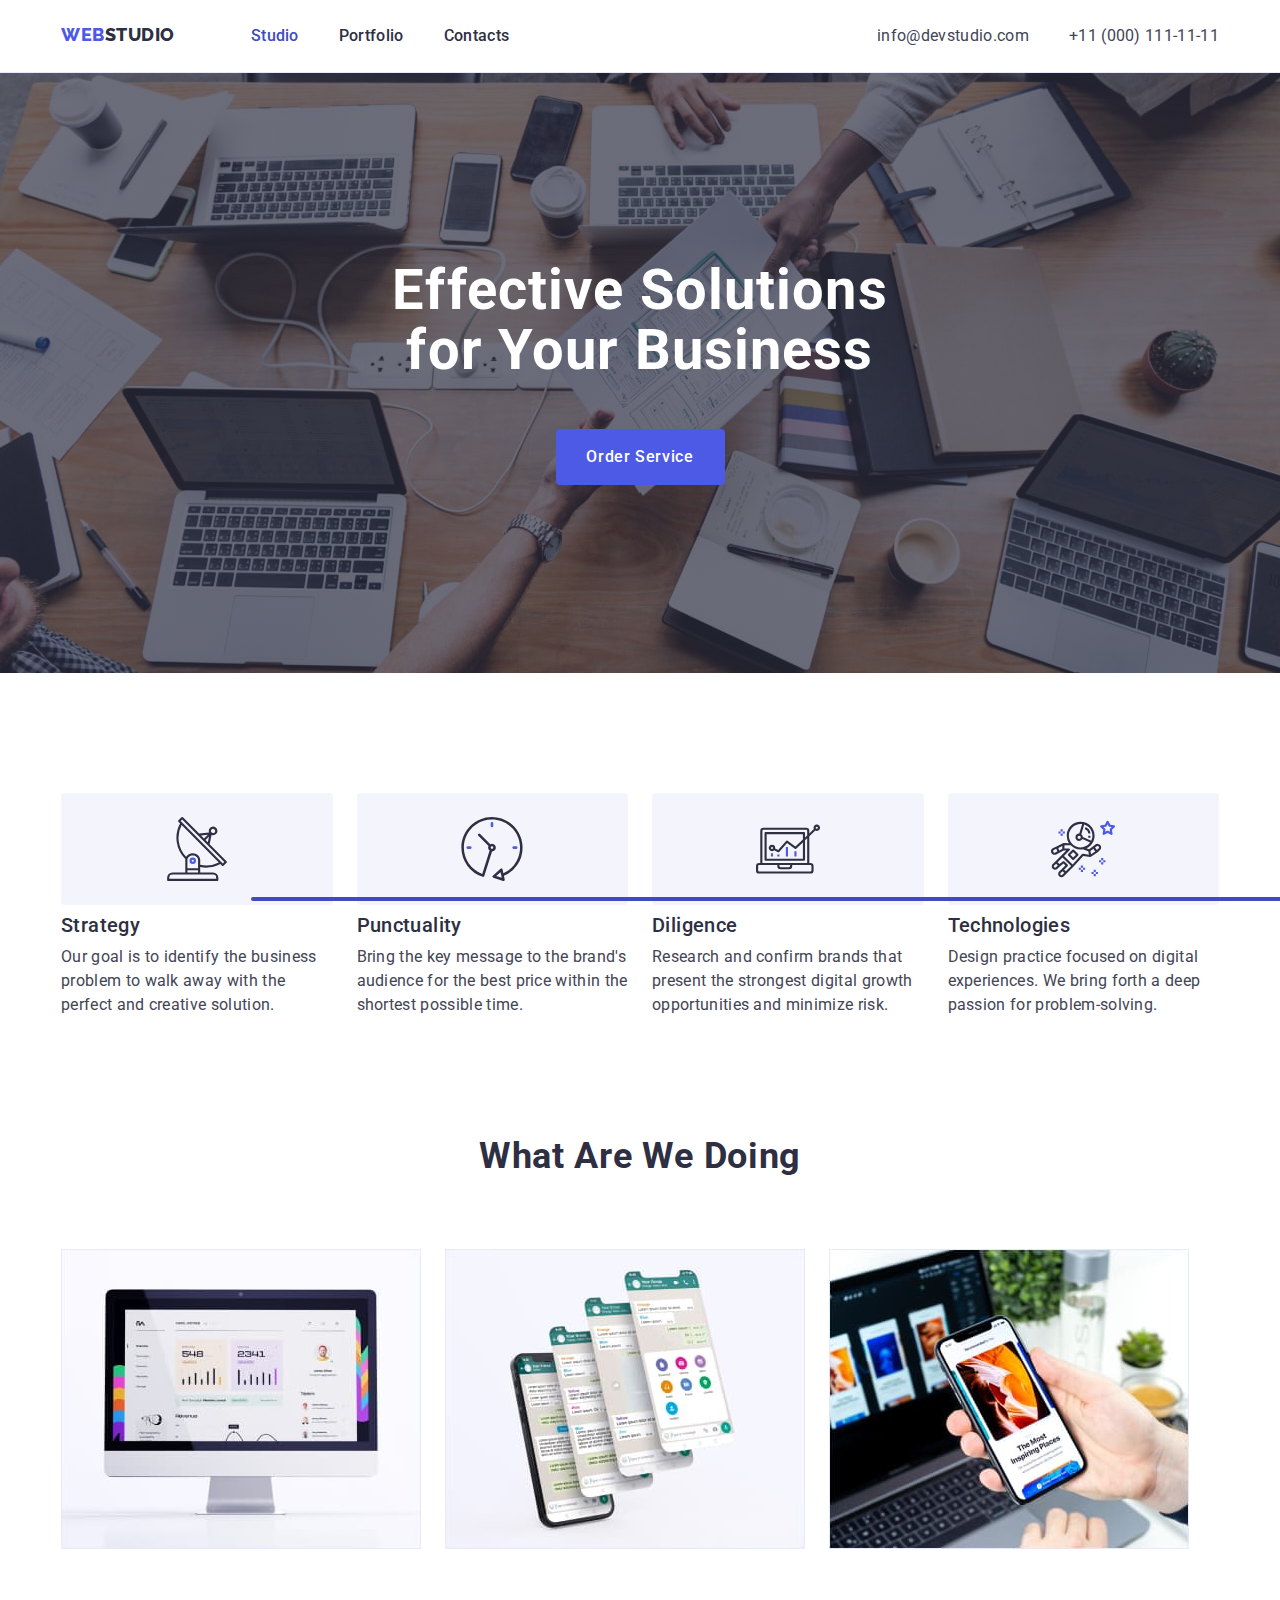
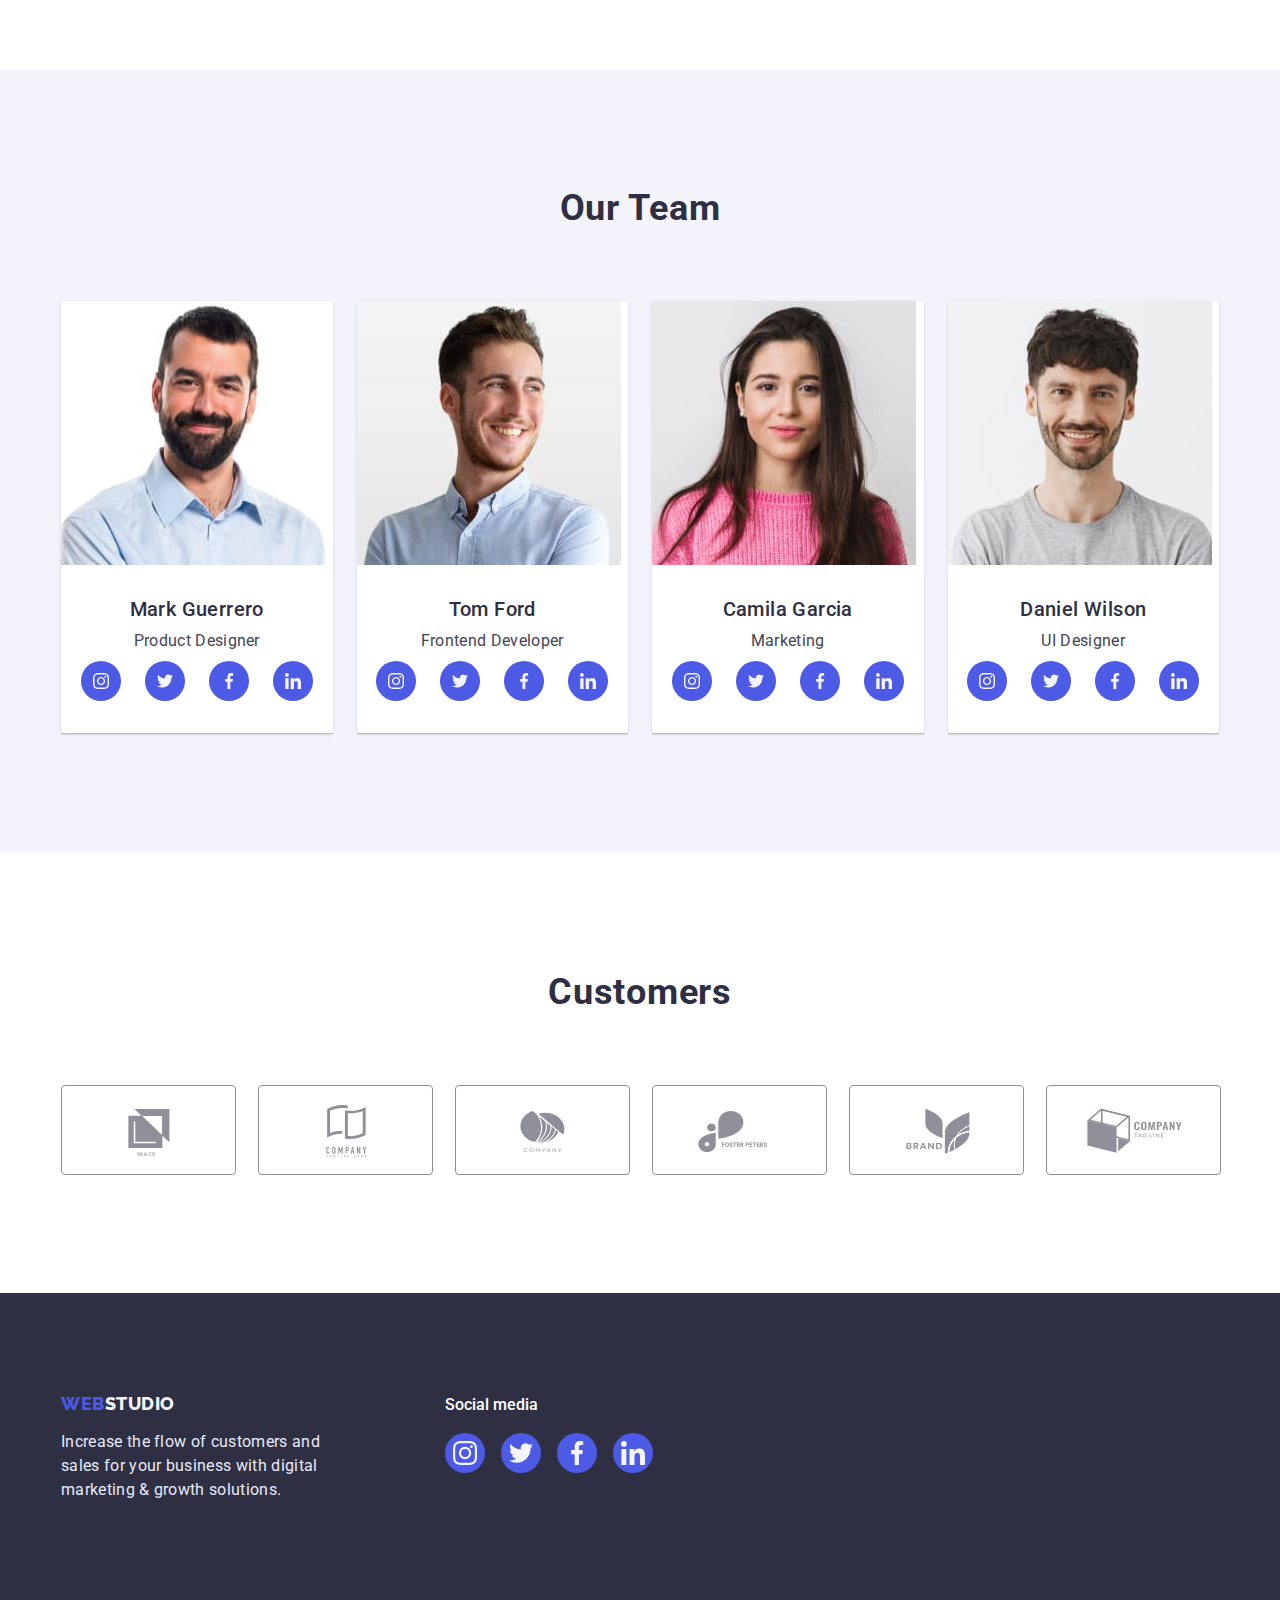
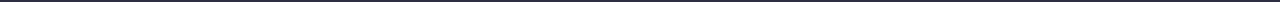
<file: index.html>
<!DOCTYPE html>
<html lang="en">
  <head>
    <meta charset="UTF-8" />
    <meta http-equiv="X-UA-Compatible" content="IE=edge" />
    <meta name="viewport" content="width=device-width, initial-scale=1.0" />
    <title>WebStudio</title>
    <link rel="preconnect" href="https://fonts.googleapis.com" />
    <link rel="preconnect" href="https://fonts.gstatic.com" crossorigin />
    <link
      href="https://fonts.googleapis.com/css2?family=Raleway:wght@800&family=Roboto:wght@400;500;700;900&display=swap"
      rel="stylesheet"
    />
    <link
      rel="stylesheet"
      href="https://cdnjs.cloudflare.com/ajax/libs/modern-normalize/1.1.0/modern-normalize.min.css"
      integrity="sha512-wpPYUAdjBVSE4KJnH1VR1HeZfpl1ub8YT/NKx4PuQ5NmX2tKuGu6U/JRp5y+Y8XG2tV+wKQpNHVUX03MfMFn9Q=="
      crossorigin="anonymous"
      referrerpolicy="no-referrer"
    />
    <link rel="stylesheet" href="./css/styles.css" />
  </head>
  <body>
    <header class="header">
      <div class="container header-flex">
        <nav class="header-nav">
          <a class="header-logo link" href="./index.html"
            >Web<span>Studio</span></a
          >
          <ul class="header-navigation list">
            <li class="header-item">
              <a
                class="header-link link horizon horizon-line"
                href="./index.html"
                >Studio</a
              >
            </li>
            <li class="header-item">
              <a class="header-link link" href="./portfolio.html">Portfolio</a>
            </li>
            <li class="header-item">
              <a class="header-link link" href="">Contacts</a>
            </li>
          </ul>
        </nav>
        <address class="header-address">
          <ul class="header-address-list list">
            <li class="header-address-email">
              <a class="header-email-tel link" href="mailto:info@devstudio.com"
                >info@devstudio.com</a
              >
            </li>
            <li class="header-address-tel">
              <a class="header-email-tel link" href="tel:+110001111111"
                >+11 (000) 111-11-11</a
              >
            </li>
          </ul>
        </address>
      </div>
    </header>

    <main>
      <section class="section-one">
        <div class="container">
          <h1 class="section-one-header">
            Effective Solutions for Your Business
          </h1>
          <button class="section-one-btn" type="button">Order Service</button>
        </div>
      </section>

      <section class="section-two section">
        <div class="container">
          <h2 class="title visually-hidden">header section2</h2>
          <ul class="list about-list">
            <li class="about-blocks">
              <div class="two-icons">
                <svg width="64" height="64" class="two-icons-icons">
                  <use
                    href="./images/icons.svg/symbol-defs-1.svg#icon-antenna"
                  ></use>
                </svg>
              </div>
              <h3 class="section-two-header">Strategy</h3>
              <p class="section-two-text">
                Our goal is to identify the business problem to walk away with
                the perfect and creative solution.
              </p>
            </li>
            <li class="about-blocks">
              <div class="two-icons">
                <svg width="64" height="64" class="two-icons-icons">
                  <use
                    href="./images/icons.svg/symbol-defs-1.svg#icon-clock"
                  ></use>
                </svg>
              </div>
              <h3 class="section-two-header">Punctuality</h3>
              <p class="section-two-text">
                Bring the key message to the brand's audience for the best price
                within the shortest possible time.
              </p>
            </li>
            <li class="about-blocks">
              <div class="two-icons">
                <svg width="64" height="64" class="two-icons-icons">
                  <use
                    href="./images/icons.svg/symbol-defs-1.svg#icon-diagram"
                  ></use>
                </svg>
              </div>
              <h3 class="section-two-header">Diligence</h3>
              <p class="section-two-text">
                Research and confirm brands that present the strongest digital
                growth opportunities and minimize risk.
              </p>
            </li>
            <li class="about-blocks">
              <div class="two-icons">
                <svg width="64" height="64" class="two-icons-icons">
                  <use
                    href="./images/icons.svg/symbol-defs-1.svg#icon-astronaut"
                  ></use>
                </svg>
              </div>
              <h3 class="section-two-header">Technologies</h3>
              <p class="section-two-text">
                Design practice focused on digital experiences. We bring forth a
                deep passion for problem-solving.
              </p>
            </li>
          </ul>
        </div>
      </section>

      <section class="section-three about section">
        <div class="container">
          <h2 class="title">What are we doing</h2>
          <ul class="section-three-list list">
            <li class="section-three-picture">
              <img
                src="./images/about-img1.jpg"
                class="image"
                alt="monitor"
                width="360"
                height="300"
              />
            </li>
            <li class="section-three-picture">
              <img
                src="./images/about-img2.jpg"
                class="image"
                alt="mobile design"
                width="360"
                height="300"
              />
            </li>
            <li class="section-three-picture">
              <img
                src="./images/about-img3.jpg"
                class="image"
                alt="mobile near laptop"
                width="360"
                height="300"
              />
            </li>
          </ul>
        </div>
      </section>

      <section class="section-four section">
        <div class="container">
          <h2 class="title">Our Team</h2>
          <ul class="list section-four-list">
            <li class="section-four-li">
              <img
                src="./images/about-img4.jpg"
                class="image"
                alt="monitor"
                width="264"
                height="264"
              />
              <div class="header-and-p">
                <h3 class="section-four-title">Mark Guerrero</h3>
                <p class="section-four-text">Product Designer</p>

                <ul class="soc-icons list">
                  <li class="soc-icons-items">
                    <a class="soc-icons-links link" href>
                      <svg width="16" height="16" class="soc-icons-icons">
                        <use
                          href="./images/icons.svg/symbol-defs.svg#icon-instagram"
                        ></use>
                      </svg>
                    </a>
                  </li>
                  <li class="soc-icons-items">
                    <a class="soc-icons-links link" href>
                      <svg width="16" height="16" class="soc-icons-icons">
                        <use
                          href="./images/icons.svg/symbol-defs.svg#icon-twitter"
                        ></use>
                      </svg>
                    </a>
                  </li>
                  <li class="soc-icons-items">
                    <a class="soc-icons-links link" href
                      ><svg width="16" height="16" class="soc-icons-icons">
                        <use
                          href="./images/icons.svg/symbol-defs.svg#icon-facebook"
                        ></use>
                      </svg>
                    </a>
                  </li>
                  <li class="soc-icons-items">
                    <a class="soc-icons-links link" href>
                      <svg width="16" height="16" class="soc-icons-icons">
                        <use
                          href="./images/icons.svg/symbol-defs.svg#icon-linkedin"
                        ></use>
                      </svg>
                    </a>
                  </li>
                </ul>
              </div>
            </li>
            <li class="section-four-li">
              <img
                src="./images/about-img5.jpg"
                class="image"
                alt="monitor"
                width="264"
                height="264"
              />
              <div class="header-and-p">
                <h3 class="section-four-title">Tom Ford</h3>
                <p class="section-four-text">Frontend Developer</p>
                <ul class="soc-icons list">
                  <li class="soc-icons-items">
                    <a class="soc-icons-links link" href>
                      <svg width="16" height="16" class="soc-icons-icons">
                        <use
                          href="./images/icons.svg/symbol-defs.svg#icon-instagram"
                        ></use>
                      </svg>
                    </a>
                  </li>
                  <li class="soc-icons-items">
                    <a class="soc-icons-links link" href>
                      <svg width="16" height="16" class="soc-icons-icons">
                        <use
                          href="./images/icons.svg/symbol-defs.svg#icon-twitter"
                        ></use>
                      </svg>
                    </a>
                  </li>
                  <li class="soc-icons-items">
                    <a class="soc-icons-links link" href
                      ><svg width="16" height="16" class="soc-icons-icons">
                        <use
                          href="./images/icons.svg/symbol-defs.svg#icon-facebook"
                        ></use></svg
                    ></a>
                  </li>
                  <li class="soc-icons-items">
                    <a class="soc-icons-links link" href>
                      <svg width="16" height="16" class="soc-icons-icons">
                        <use
                          href="./images/icons.svg/symbol-defs.svg#icon-linkedin"
                        ></use>
                      </svg>
                    </a>
                  </li>
                </ul>
              </div>
            </li>
            <li class="section-four-li">
              <img
                src="./images/about-img6.jpg"
                class="image"
                alt="monitor"
                width="264"
                height="264"
              />
              <div class="header-and-p">
                <h3 class="section-four-title">Camila Garcia</h3>
                <p class="section-four-text">Marketing</p>
                <ul class="soc-icons list">
                  <li class="soc-icons-items">
                    <a class="soc-icons-links link" href>
                      <svg width="16" height="16" class="soc-icons-icons">
                        <use
                          href="./images/icons.svg/symbol-defs.svg#icon-instagram"
                        ></use>
                      </svg>
                    </a>
                  </li>
                  <li class="soc-icons-items">
                    <a class="soc-icons-links link" href>
                      <svg width="16" height="16" class="soc-icons-icons">
                        <use
                          href="./images/icons.svg/symbol-defs.svg#icon-twitter"
                        ></use>
                      </svg>
                    </a>
                  </li>
                  <li class="soc-icons-items">
                    <a class="soc-icons-links link" href
                      ><svg width="16" height="16" class="soc-icons-icons">
                        <use
                          href="./images/icons.svg/symbol-defs.svg#icon-facebook"
                        ></use>
                      </svg>
                    </a>
                  </li>
                  <li class="soc-icons-items">
                    <a class="soc-icons-links link" href>
                      <svg width="16" height="16" class="soc-icons-icons">
                        <use
                          href="./images/icons.svg/symbol-defs.svg#icon-linkedin"
                        ></use>
                      </svg>
                    </a>
                  </li>
                </ul>
              </div>
            </li>
            <li class="section-four-li">
              <img
                src="./images/about-img7.jpg"
                class="image"
                alt="monitor"
                width="264"
                height="264"
              />
              <div class="header-and-p">
                <h3 class="section-four-title">Daniel Wilson</h3>
                <p class="section-four-text">UI Designer</p>
                <ul class="soc-icons list">
                  <li class="soc-icons-items">
                    <a class="soc-icons-links link" href>
                      <svg width="16" height="16" class="soc-icons-icons">
                        <use
                          href="./images/icons.svg/symbol-defs.svg#icon-instagram"
                        ></use>
                      </svg>
                    </a>
                  </li>
                  <li class="soc-icons-items">
                    <a class="soc-icons-links link" href>
                      <svg width="16" height="16" class="soc-icons-icons">
                        <use
                          href="./images/icons.svg/symbol-defs.svg#icon-twitter"
                        ></use>
                      </svg>
                    </a>
                  </li>
                  <li class="soc-icons-items">
                    <a class="soc-icons-links link" href
                      ><svg width="16" height="16" class="soc-icons-icons">
                        <use
                          href="./images/icons.svg/symbol-defs.svg#icon-facebook"
                        ></use>
                      </svg>
                    </a>
                  </li>
                  <li class="soc-icons-items">
                    <a class="soc-icons-links link" href>
                      <svg width="16" height="16" class="soc-icons-icons">
                        <use
                          href="./images/icons.svg/symbol-defs.svg#icon-linkedin"
                        ></use>
                      </svg>
                    </a>
                  </li>
                </ul>
              </div>
            </li>
          </ul>
        </div>
      </section>

      <section class="section-five section">
        <div class="container">
          <h2 class="title">Customers</h2>
          <ul class="customer-list list">
            <li class="customer-list-li">
              <a href class="customer-list-a">
                <svg width="104" height="56" class="customer-icon">
                  <use
                    href="./images/icons.svg/symbol-defs2.svg#icon-client-1"
                  ></use>
                </svg>
              </a>
            </li>
            <li class="customer-list-li">
              <a href class="customer-list-a">
                <svg width="104" height="56" class="customer-icon">
                  <use
                    href="./images/icons.svg/symbol-defs2.svg#icon-client-2"
                  ></use>
                </svg>
              </a>
            </li>
            <li class="customer-list-li">
              <a href class="customer-list-a">
                <svg width="104" height="56" class="customer-icon">
                  <use
                    href="./images/icons.svg/symbol-defs2.svg#icon-client-3"
                  ></use>
                </svg>
              </a>
            </li>
            <li class="customer-list-li">
              <a href class="customer-list-a">
                <svg width="104" height="56" class="customer-icon">
                  <use
                    href="./images/icons.svg/symbol-defs2.svg#icon-client-4"
                  ></use>
                </svg>
              </a>
            </li>
            <li class="customer-list-li">
              <a href class="customer-list-a">
                <svg width="104" height="56" class="customer-icon">
                  <use
                    href="./images/icons.svg/symbol-defs2.svg#icon-client-5"
                  ></use>
                </svg>
              </a>
            </li>
            <li class="customer-list-li">
              <a href class="customer-list-a">
                <svg width="104" height="56" class="customer-icon">
                  <use
                    href="./images/icons.svg/symbol-defs2.svg#icon-client-6"
                  ></use>
                </svg>
              </a>
            </li>
          </ul>
        </div>
      </section>
    </main>
    <footer class="footer">
      <div class="container container-footer">
        <div class="footer-block">
          <a class="footer-logo link" href="./index.html"
            >Web<span class="footer-logo-color">Studio</span></a
          >
          <p class="footer-text">
            Increase the flow of customers and sales for your business with
            digital marketing & growth solutions.
          </p>
        </div>

        <div class="footer-block-second">
          <div class="footer-block-second">
            <p class="footer-block-text">Social media</p>
            <ul class="soc-icons-footer list">
              <li class="soc-icons-items">
                <a class="soc-icons-links link soc-footer" href>
                  <svg width="24" height="24" class="soc-icons-icons">
                    <use
                      href="./images/icons.svg/symbol-defs.svg#icon-instagram"
                    ></use>
                  </svg>
                </a>
              </li>
              <li class="soc-icons-items">
                <a class="soc-icons-links link soc-footer" href>
                  <svg width="24" height="24" class="soc-icons-icons">
                    <use
                      href="./images/icons.svg/symbol-defs.svg#icon-twitter"
                    ></use>
                  </svg>
                </a>
              </li>
              <li class="soc-icons-items">
                <a class="soc-icons-links link soc-footer" href
                  ><svg width="24" height="24" class="soc-icons-icons">
                    <use
                      href="./images/icons.svg/symbol-defs.svg#icon-facebook"
                    ></use>
                  </svg>
                </a>
              </li>
              <li class="soc-icons-items">
                <a class="soc-icons-links link soc-footer" href>
                  <svg width="24" height="24" class="soc-icons-icons">
                    <use
                      href="./images/icons.svg/symbol-defs.svg#icon-linkedin"
                    ></use>
                  </svg>
                </a>
              </li>
            </ul>
          </div>
        </div>
      </div>
    </footer>
  </body>
</html>
</file>
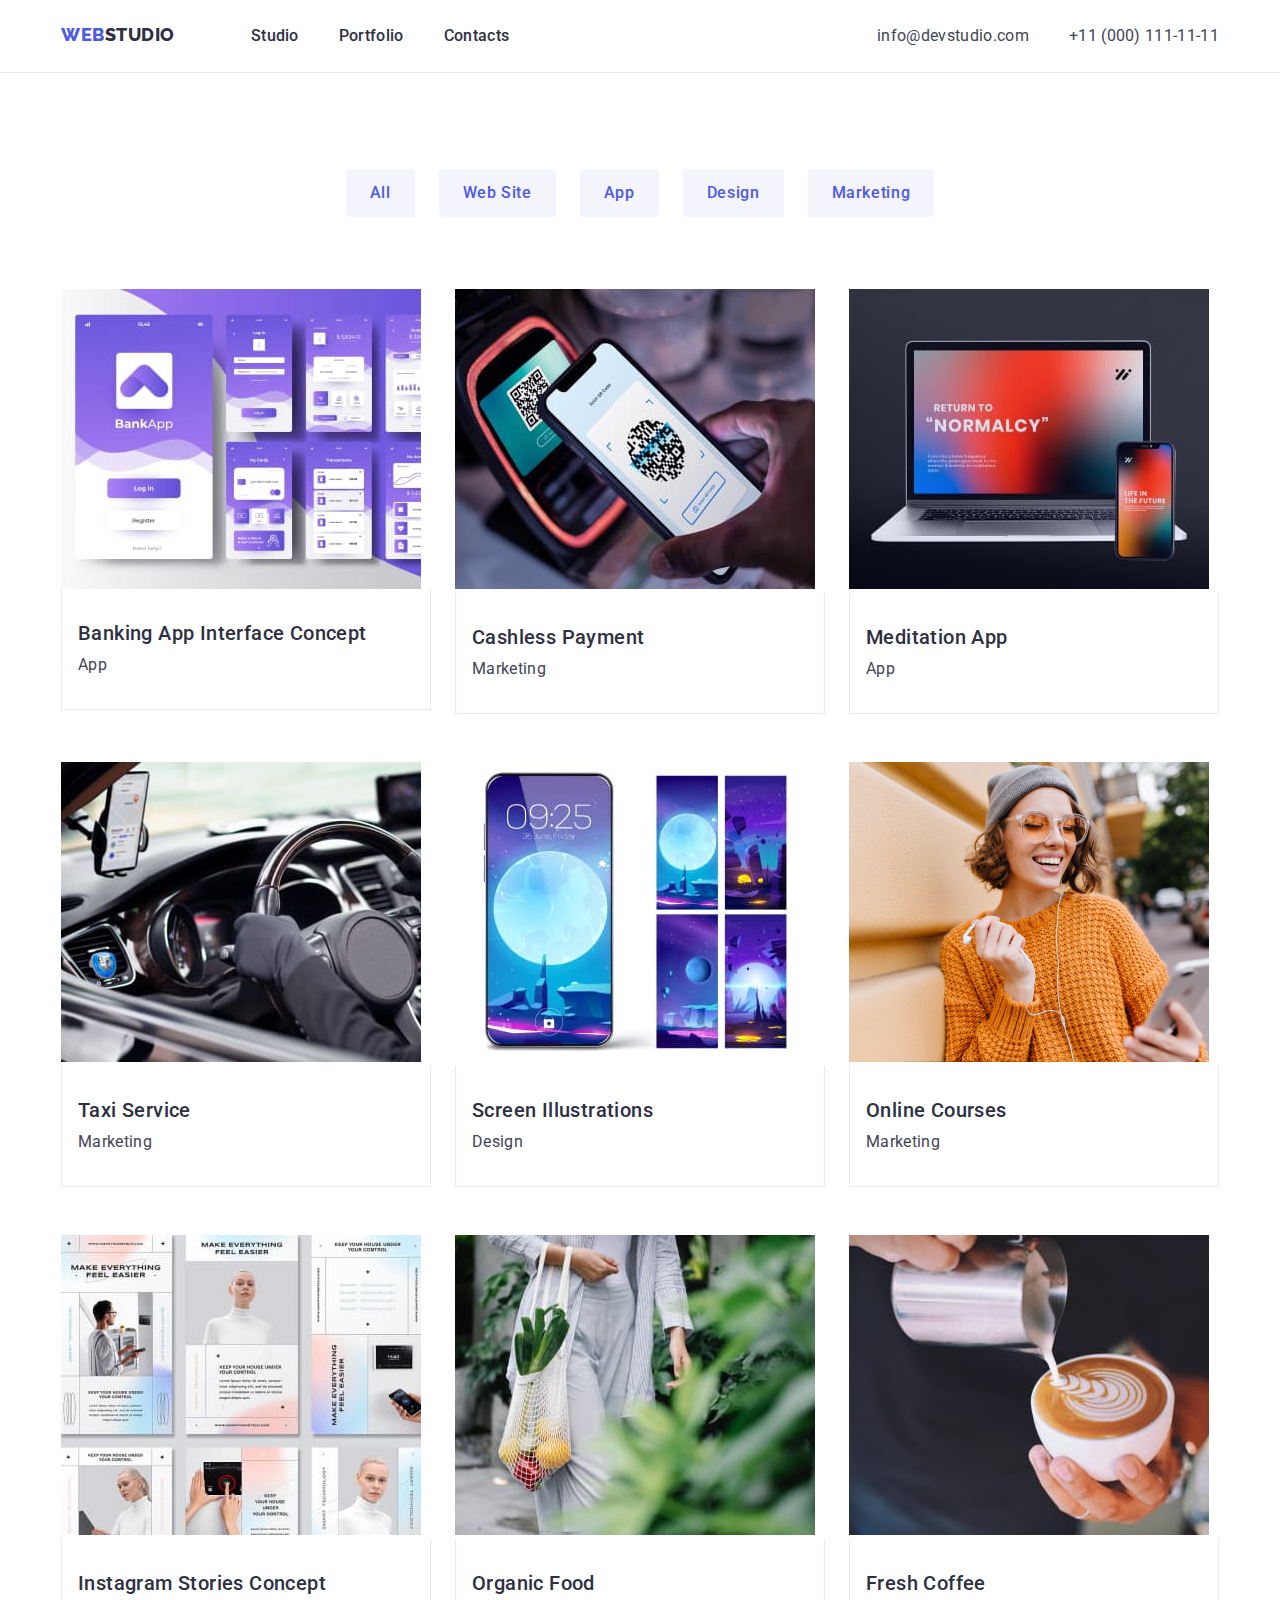
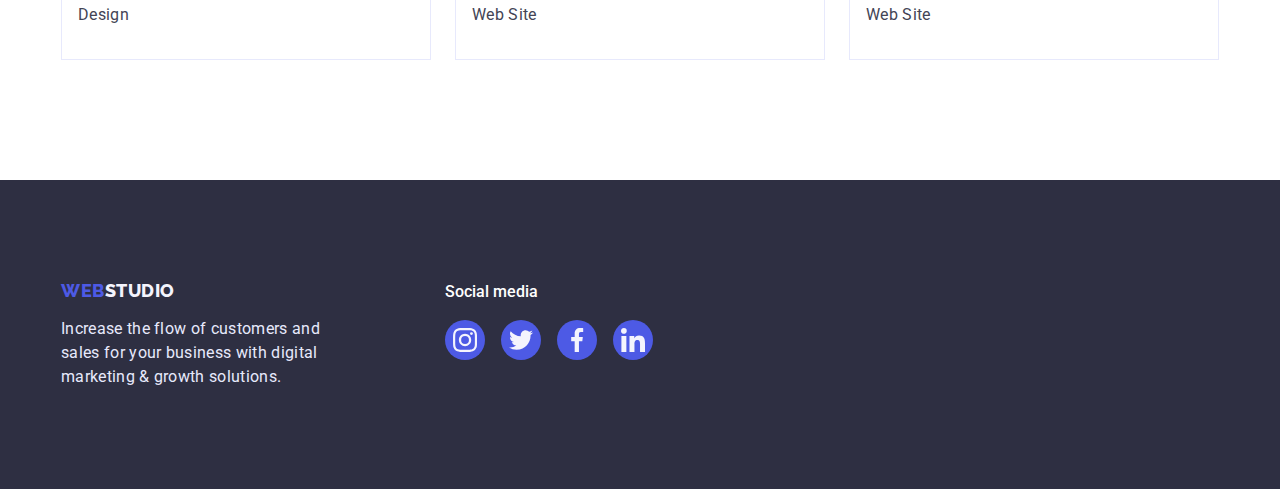
<file: portfolio.html>
<!DOCTYPE html>
<html lang="en">
  <head>
    <meta charset="UTF-8" />
    <meta http-equiv="X-UA-Compatible" content="IE=edge" />
    <meta name="viewport" content="width=device-width, initial-scale=1.0" />
    <title>WebStudio</title>
    <link rel="preconnect" href="https://fonts.googleapis.com" />
    <link rel="preconnect" href="https://fonts.gstatic.com" crossorigin />
    <link
      href="https://fonts.googleapis.com/css2?family=Raleway:wght@800&family=Roboto:wght@400;500;700;900&display=swap"
      rel="stylesheet"
    />
    <link
      rel="stylesheet"
      href="https://cdnjs.cloudflare.com/ajax/libs/modern-normalize/1.1.0/modern-normalize.min.css"
      integrity="sha512-wpPYUAdjBVSE4KJnH1VR1HeZfpl1ub8YT/NKx4PuQ5NmX2tKuGu6U/JRp5y+Y8XG2tV+wKQpNHVUX03MfMFn9Q=="
      crossorigin="anonymous"
      referrerpolicy="no-referrer"
    />
    <link rel="stylesheet" href="./css/styles.css" />
  </head>
  <body>
    <header class="header">
      <div class="container header-flex">
        <nav class="header-nav">
          <a class="header-logo link" href="./index.html"
            >Web<span>Studio</span></a
          >
          <ul class="header-navigation list">
            <li class="header-item">
              <a class="header-link link" href="./index.html">Studio</a>
            </li>
            <li class="header-item">
              <a class="header-link link" href="./portfolio.html">Portfolio</a>
            </li>
            <li class="header-item">
              <a class="header-link link" href="">Contacts</a>
            </li>
          </ul>
        </nav>
        <address class="header-address">
          <ul class="header-address-list list">
            <li class="header-address-email">
              <a class="header-email-tel link" href="mailto:info@devstudio.com"
                >info@devstudio.com</a
              >
            </li>
            <li class="header-address-tel">
              <a class="header-email-tel link" href="tel:+110001111111"
                >+11 (000) 111-11-11</a
              >
            </li>
          </ul>
        </address>
      </div>
    </header>

    <main>
      <section class="section portfolio">
        <div class="container">
          <h1 class="visually-hidden">Portfolio</h1>
          <ul class="list portfolio-buttons">
            <li class="portfolio-li">
              <button class="navigation-btn" type="button">All</button>
            </li>
            <li class="portfolio-li">
              <button class="navigation-btn" type="button">Web Site</button>
            </li>
            <li class="portfolio-li">
              <button class="navigation-btn" type="button">App</button>
            </li>
            <li class="portfolio-li">
              <button class="navigation-btn" type="button">Design</button>
            </li>
            <li class="portfolio-li">
              <button class="navigation-btn" type="button">Marketing</button>
            </li>
          </ul>
          <ul class="list portfolio-list">
            <li class="link box-li">
              <a class="link portfolio-card" href="">
                <img
                  src="./images/about-img8-portfolio.jpg"
                  class="image"
                  class="image"
                  alt="apps"
                  width="360"
                />
                <div class="photo-description">
                  <h2 class="portfolio-header">
                    Banking App Interface Concept
                  </h2>
                  <p class="portfolio-text">App</p>
                </div>
              </a>
            </li>
            <li class="link box-li">
              <a class="link portfolio-card" href="">
                <img
                  class="portfolio-img"
                  src="./images/about-img9-portfolio.jpg"
                  class="image"
                  alt="telephone"
                  width="360"
                />
                <div class="photo-description">
                  <h2 class="portfolio-header">Cashless Payment</h2>
                  <p class="portfolio-text">Marketing</p>
                </div>
              </a>
            </li>
            <li class="link box-li">
              <a class="link portfolio-card" href="">
                <img
                  class="portfolio-img"
                  src="./images/about-img10-portfolio.jpg"
                  class="image"
                  alt="laptop"
                  width="360"
                />
                <div class="photo-description">
                  <h2 class="portfolio-header">Meditation App</h2>
                  <p class="portfolio-text">App</p>
                </div>
              </a>
            </li>
            <li class="link box-li">
              <a class="link portfolio-card" href="">
                <img
                  class="portfolio-img"
                  src="./images/about-img11-portfolio.jpg"
                  class="image"
                  alt="car"
                  width="360"
                />
                <div class="photo-description">
                  <h2 class="portfolio-header">Taxi Service</h2>
                  <p class="portfolio-text">Marketing</p>
                </div>
              </a>
            </li>
            <li class="link box-li">
              <a class="link portfolio-card" href="">
                <img
                  class="portfolio-img"
                  src="./images/about-img12-portfolio.jpg"
                  class="image"
                  alt="mobile screens"
                  width="360"
                />
                <div class="photo-description">
                  <h2 class="portfolio-header">Screen Illustrations</h2>
                  <p class="portfolio-text">Design</p>
                </div>
              </a>
            </li>
            <li class="link box-li">
              <a class="link portfolio-card" href="">
                <img
                  class="portfolio-img"
                  src="./images/about-img13-portfolio.jpg"
                  class="image"
                  alt="girl"
                  width="360"
                />
                <div class="photo-description">
                  <h2 class="portfolio-header">Online Courses</h2>
                  <p class="portfolio-text">Marketing</p>
                </div>
              </a>
            </li>
            <li class="link box-li">
              <a class="link portfolio-card" href="">
                <img
                  class="portfolio-img"
                  src="./images/about-img14-portfolio.jpg"
                  class="image"
                  alt="instagram screens"
                  width="360"
                />
                <div class="photo-description">
                  <h2 class="portfolio-header">Instagram Stories Concept</h2>
                  <p class="portfolio-text">Design</p>
                </div>
              </a>
            </li>
            <li class="link box-li">
              <a class="link portfolio-card" href="">
                <img
                  class="portfolio-img"
                  src="./images/about-img15-portfolio.jpg"
                  class="image"
                  alt="organic food"
                  width="360"
                />
                <div class="photo-description">
                  <h2 class="portfolio-header">Organic Food</h2>
                  <p class="portfolio-text">Web Site</p>
                </div>
              </a>
            </li>
            <li class="link box-li">
              <a class="link portfolio-card" href="">
                <img
                  class="portfolio-img"
                  src="./images/about-img16-portfolio.jpg"
                  class="image"
                  alt="coffee"
                  width="360"
                />
                <div class="photo-description">
                  <h2 class="portfolio-header">Fresh Coffee</h2>
                  <p class="portfolio-text">Web Site</p>
                </div>
              </a>
            </li>
          </ul>
        </div>
      </section>
    </main>

    <footer class="footer">
      <div class="container container-footer">
        <div class="footer-block">
          <a class="footer-logo link" href="./index.html"
            >Web<span class="footer-logo-color">Studio</span></a
          >
          <p class="footer-text">
            Increase the flow of customers and sales for your business with
            digital marketing & growth solutions.
          </p>
        </div>

        <div class="footer-block-second">
          <div class="footer-block-second">
            <p class="footer-block-text">Social media</p>
            <ul class="soc-icons-footer list">
              <li class="soc-icons-items">
                <a class="soc-icons-links link soc-footer" href>
                  <svg width="24" height="24" class="soc-icons-icons">
                    <use
                      href="./images/icons.svg/symbol-defs.svg#icon-instagram"
                    ></use>
                  </svg>
                </a>
              </li>
              <li class="soc-icons-items">
                <a class="soc-icons-links link soc-footer" href>
                  <svg width="24" height="24" class="soc-icons-icons">
                    <use
                      href="./images/icons.svg/symbol-defs.svg#icon-twitter"
                    ></use>
                  </svg>
                </a>
              </li>
              <li class="soc-icons-items">
                <a class="soc-icons-links link soc-footer" href
                  ><svg width="24" height="24" class="soc-icons-icons">
                    <use
                      href="./images/icons.svg/symbol-defs.svg#icon-facebook"
                    ></use>
                  </svg>
                </a>
              </li>
              <li class="soc-icons-items">
                <a class="soc-icons-links link soc-footer" href>
                  <svg width="24" height="24" class="soc-icons-icons">
                    <use
                      href="./images/icons.svg/symbol-defs.svg#icon-linkedin"
                    ></use>
                  </svg>
                </a>
              </li>
            </ul>
          </div>
        </div>
      </div>
    </footer>
  </body>
</html>
</file>
<file: css/styles.css>
/* http://meyerweb.com/eric/tools/css/reset/ 
   v2.0 | 20110126
   License: none (public domain)
*/
/* ! modern-normalize v1.1.0 | MIT License | https://github.com/sindresorhus/modern-normalize
*,
::after,
::before {
    box-sizing: border-box
}

html {
    -moz-tab-size: 4;
    tab-size: 4
}

html {
    line-height: 1.15;
    -webkit-text-size-adjust: 100%
}

body {
    margin: 0
}

body {
    font-family: system-ui, -apple-system, 'Segoe UI', Roboto, Helvetica, Arial, sans-serif, 'Apple Color Emoji', 'Segoe UI Emoji'
}

hr {
    height: 0;
    color: inherit
}

abbr[title] {
    text-decoration: underline dotted
}

b,
strong {
    font-weight: bolder
}

code,
kbd,
pre,
samp {
    font-family: ui-monospace, SFMono-Regular, Consolas, 'Liberation Mono', Menlo, monospace;
    font-size: 1em
}

small {
    font-size: 80%
}

sub,
sup {
    font-size: 75%;
    line-height: 0;
    position: relative;
    vertical-align: baseline
}

sub {
    bottom: -.25em
}

sup {
    top: -.5em
}

table {
    text-indent: 0;
    border-color: inherit
}

button,
input,
optgroup,
select,
textarea {
    font-family: inherit;
    font-size: 100%;
    line-height: 1.15;
    margin: 0
}

button,
select {
    text-transform: none
}

[type=button],
[type=reset],
[type=submit],
button {
    -webkit-appearance: button
}

::-moz-focus-inner {
    border-style: none;
    padding: 0
}

:-moz-focusring {
    outline: 1px dotted ButtonText
}

:-moz-ui-invalid {
    box-shadow: none
}

legend {
    padding: 0
}

progress {
    vertical-align: baseline
}

::-webkit-inner-spin-button,
::-webkit-outer-spin-button {
    height: auto
}

[type=search] {
    -webkit-appearance: textfield;
    outline-offset: -2px
}

::-webkit-search-decoration {
    -webkit-appearance: none
}

::-webkit-file-upload-button {
    -webkit-appearance: button;
    font: inherit
}

summary {
    display: list-item
} */

/* my page */
 html,
body,
div,
span,
applet,
object,
iframe,
h1,
h2,
h3,
h4,
h5,
h6,
p,
blockquote,
pre,
a,
abbr,
acronym,
address,
big,
cite,
code,
del,
dfn,
em,
img,
ins,
kbd,
q,
s,
samp,
small,
strike,
strong,
sub,
sup,
tt,
var,
b,
u,
i,
center,
dl,
dt,
dd,
ol,
ul,
li,
fieldset,
form,
label,
legend,
table,
caption,
tbody,
tfoot,
thead,
tr,
th,
td,
article,
aside,
canvas,
details,
embed,
figure,
figcaption,
footer,
header,
hgroup,
menu,
nav,
output,
ruby,
section,
summary,
time,
mark,
audio,
button,
video {
    margin: 0;
    padding: 0;
    border: 0;
    font-size: 100%;
    font: inherit;
    vertical-align: baseline;
}

/* HTML5 display-role reset for older browsers */
/*article,
aside,
details,
figcaption,
figure,
footer,
header,
hgroup,
menu,
nav,
section {
    display: block;
}

body {
    line-height: 1;
}

ol,
ul {
    list-style: none;
}

blockquote,
q {
    quotes: none;
}

blockquote:before,
blockquote:after,
q:before,
q:after {
    content: '';
    content: none;
}

table {
    border-collapse: collapse;
    border-spacing: 0;
}
 */
:root {
    --body-color: #434455;
    --logo-color: #4d5ae5;
    --main-color: #2e2f42;
    --hover-color: #404bbf;
    --text-color: #434455;
    --white-color: #FFFFFF;
    --nav-color: #f4f4fd;
    --footer-text-color: #E7E9FC;
    --border-color: #8E8F99;
    --footer-icon-color: #31D0AA;

}
body {
    font-family: 'Roboto', sans-serif;
    color: var(--text-color);
    background-color: var(--white-color);
}
/*---HEADER---*/

.container {
    
    width: 1158px;
    margin: 0 auto;
   
    padding: 0 15px;
    
}

.header{
    padding-top: 24px;
    padding-bottom: 24px;
    border-bottom: 1px solid var(--footer-text-color)
    
}

.header-flex{
    display: flex;
    justify-content: space-between;
    
}

.header-nav{
    display: flex;
    gap: 76px;
    
}
.header-logo{
    
   font-family: 'Raleway', sans-serif;
    font-weight: 800;
    font-size: 18px;
    line-height: 1.17;
    /* display: flex; */
    align-items: center;
    letter-spacing: 0.03em;
    text-transform: uppercase;
    color: var(--logo-color);
}

.header-navigation{
    display: flex;
        gap: 40px;
   
}

.header-link{

    font-weight: 500;
    font-size: 16px;
    line-height: 1.5;
    letter-spacing: 0.02em;
    color: var(--main-color);
    
}
.header-link:hover{
    color: var(--hover-color);
}

.header-link:focus{
    color: var(--hover-color);
}

.link{
    text-decoration: none;
}
.list{
    list-style: none;
    padding: 0;
    margin: 0;
}

span{
    color: var(--main-color);
}

.header-address{
    font-style: normal;

}

.header-address-list{
    display: flex;
    gap: 40px;
}


.header-email-tel{
    
    font-style: normal;
    font-size: 16px;
    line-height: 1.5;
    letter-spacing: 0.02em;
    color: var(--body-color);
}
.header-email-tel:hover{
    color: var(--hover-color);
}

.header-email-tel:focus{
     color: var(--hover-color);
}
.horizon::after{

    content: '';
    position: absolute;
    bottom: -1px;
    display: block;
    width: 100%;
    height: 4px;
    background-color: var(--hover-color);
    border-radius: 2px;
     /* transition: bottom 250ms cubic-bezier(0.4, 0, 0.2, 1), background-color 250ms cubic-bezier(0.4, 0, 0.2, 1), border-radius 250ms cubic-bezier(0.4, 0, 0.2, 1), height 250ms cubic-bezier(0.4, 0, 0.2, 1), width 250ms cubic-bezier(0.4, 0, 0.2, 1); */
}
.horizon-line{
    color: var(--hover-color);
}
/*---1-SECTION---*/
.section{
    padding-top: 120px;
    padding-bottom: 120px;
}

.about{
    padding-top: 0;
}
.section-one{
    background-color: var(--main-color);
        max-width: 1440px;
        /* height: 600px; */
        /* display: flex; */
        /* justify-content: center; */
        align-items: center;
        margin: 0 auto;
        padding-top: 188px;
        padding-bottom: 188px;
        text-align: center;
        background-image:linear-gradient(rgba(46, 47, 66, 0.7), rgba(46, 47, 66, 0.7)), url(../images/about-img17.jpg);
        background-repeat: no-repeat;
        background-position: center;
        background-size: cover;
}
.section-one-header{

        font-weight: 700;
        font-size: 56px;
        line-height: 1.07;
        text-align: center;
        letter-spacing: 0.02em;
        color: var(--white-color);
        width: 496px;
        height: 120px;
        left: 472px;
        top: 260px;
        margin-bottom:48px ;
        margin: 0 auto 48px;
}
.section-one-btn{
        font-family: 'Roboto', sans-serif;
        font-weight: 500;
        font-size: 16px;
        line-height: 1.5;
        display: flex;
        align-items: center;
        letter-spacing: 0.04em;
        color: var(--white-color);
        cursor: pointer;
        display: inline-block;
        flex-direction: row;
        align-items: flex-start;
        /* flex-direction: row; */
        /* align-items: flex-start; */
        /* padding: 16px 32px; */
        /* gap: 10px; */
        width: 169px;
        height: 56px;
        /* left: 636px;
        top: 428px; */
        background-color: var(--logo-color);
        border-radius: 4px;
        border: none;       

}
.section-one-btn:hover {
    background-color: var(--hover-color);
}

.section-one-btn:focus {
    background-color: var(--hover-color);
}

/*---2-SECTION---*/

/* .h3{
    display: block;
        font-size: 1.17em;
        margin-block-start: 1em;
        margin-block-end: 1em;
        margin-inline-start: 0px;
        margin-inline-end: 0px;
        font-weight: bold;
} */

/* .p{
    display: block;
        margin-block-start: 1em;
        margin-block-end: 1em;
        margin-inline-start: 0px;
        margin-inline-end: 0px;
} */


.about-blocks{
   display: block;
   
   width: calc((100% - 72px) / 4);
}

.about-list{
    display: flex;
    gap: 24px;
}
.section-two-header{
            margin: 0 0 8px 0;
            font-weight: 500;
            font-size: 20px;
            line-height: 1.2;
            letter-spacing: 0.02em;
            color: var(--main-color);
}

.section-two-text{
    
        font-size: 16px;
        line-height: 1.5;
        letter-spacing: 0.02em;
        color: var(--body-color);
        margin: 0;
}

.visually-hidden{
    position: absolute;
        white-space: nowrap;
        width: 1px;
        height: 1px;
        overflow: hidden;
        border: 0;
        padding: 0;
        clip: rect(0 0 0 0);
        clip-path: inset(50%);
        margin: -1px;
}
.two-icons{
    display: flex;
    justify-content: center;
    align-items: center;
    border-radius: 4px;
    background-color: var(--nav-color);
    height: 112px;
    margin-bottom: 8px;
}
/*---3-SECTION---*/

/* .section-three{
    padding-top: 0;
    padding-right: 0;
    padding-bottom: 120px;
    padding-left: 0;
 
}  */

.title{
        
        margin: 0 0 72px 0;
        font-weight: 700;
        font-size: 36px;
        line-height: 1.11;
        text-align: center;
        letter-spacing: 0.02em;
        text-transform: capitalize;
        color: var(--main-color);
}

.section-three-list{
    display: flex;
    gap: 24px;
}

/* .section-three-picture{
    margin-right: 24px;
} */
/*---4-SECTION---*/

.section-four{
    background-color: var(--nav-color);
    /* padding: 120px 0;
    display: block; */
}
.section-four-title {
    
    font-weight: 500;
    font-size: 20px;
    line-height: 1.2;
    text-align: center;
    letter-spacing: 0.02em;
    color: var(--main-color);
    margin-top: 0;
    margin-bottom: 8px;
}

.section-four-text {
    font-size: 16px;
    line-height: 1.5;
    text-align: center;
    letter-spacing: 0.02em;
    color: var(--body-color);
    margin-bottom: 8px;
}

.section-four-li {
    background-color: var(--white-color);
    /* margin-right: 24px; */
    width: calc((100% - 72px) / 4);
    box-shadow: 0px 1px 6px rgba(46, 47, 66, 0.08), 0px 1px 1px rgba(46, 47, 66, 0.16), 0px 2px 1px rgba(46, 47, 66, 0.08);
}
.section-four-list{
    display: flex;
        gap: 24px;
}


.header-and-p{
    padding: 32px 0;
}

.soc-icons{
     display: flex;
     justify-content: center;
     gap: 24px;

}
.soc-icons-items{
    width: 40px;
    height: 40px;

}
.soc-icons-links{
    width: 100%;
    height: 100%;
    display: flex;
    align-items: center;
    justify-content: center;
    background-color: var(--logo-color);
    border-radius: 50%;
  
}
.soc-icons-links:hover{
    background-color: var(--hover-color);

}
.soc-icons-links:focus {
    background-color: var(--hover-color);

}
/* .soc-icons-icons{
    fill: var(--footer-text-color);
} */

/*---SECTION-5---*/
.customer-list{
display: flex;
    flex-direction: row;
    align-items: flex-start;
    padding: 0px;
    gap: 24px;
}


.customer-list-li{
    height: 88px;
    width: calc((100% - 120px)/6);
    
}
.customer-list-a{
    width: 100%;
        height: 100%;
        display: flex;
        justify-content: center;
        align-items: center;
        border: 1px solid var(--border-color);
        border-radius: 4px;
        color: var(--border-color);
        /* transition-property: border;
        transition-duration: 250ms;
        transition-timing-function: cubic-bezier(0.4, 0, 0.2, 1); */
    }
.customer-list-a:hover{
    border-color: var(--hover-color);
    color: var(--hover-color);
}

       
        
.customer-icon{
    fill:currentColor;
}
.customer-icon:hover{
    fill: var(--hover-color);
}
/*---FOOTER---*/
.footer{
    background-color: var(--main-color); 
    padding: 100px 0;
}

.footer-logo {
    font-family: 'Raleway', sans-serif;
    font-style: normal;
    font-weight: 800;
    font-size: 18px;
    line-height: 1.17;
    /* display: flex; */
    align-items: center;
    letter-spacing: 0.03em;
    text-transform: uppercase;
    color: var(--logo-color);
    margin-bottom: 16px;
    display: inline-block;
}

.footer-logo-color{
    color: var(--nav-color);
}

.footer-text{

    font-size: 16px;
    line-height: 1.5;
    letter-spacing: 0.02em;
    color: var(--footer-text-color);
    display: block;
        /* margin-block-start: 1em;
        margin-block-end: 1em;
        margin-inline-start: 0px;
        margin-inline-end: 0px; */
}

.footer-block{
    width: 264px;
    margin-right: 120px;
}
.footer-block-second{
    width: 208px;
}
.container-footer{
    display: flex;
}
.soc-icons-footer{
    display: flex;
        justify-content: center;
        gap: 16px;
}
.soc-footer:hover{
    background-color: var(--footer-icon-color);
}
.footer-block-text{
    color: var(--white-color);
        font-weight: 500;
        font-size: 16px;
        line-height: 24px;
        margin-bottom: 16px;
}

/*---MAIN---*/

.navigation-btn{
    font-family: 'Roboto', sans-serif;
    font-weight: 500;
    font-size: 16px;
    line-height: 1.5;
    display: flex;
    letter-spacing: 0.04em;
    color: var(--logo-color);
    padding: 12px 24px;
    text-align: center; 
    background-color: var(--nav-color);
    cursor: pointer;
    border-radius: 4px;
    
}
.navigation-btn:hover {
    background-color: var(--hover-color);
    color: var(--white-color);
    box-shadow: 0px 3px 1px rgba(0, 0, 0, 0.1), 0px 2px 1px rgba(0, 0, 0, 0.08), 0px 2px 2px rgba(0, 0, 0, 0.12);

}

.navigation-btn:focus {
    background-color: var(--hover-color);
    color: var(--white-color);
    box-shadow: 0px 3px 1px rgba(0, 0, 0, 0.1), 0px 2px 1px rgba(0, 0, 0, 0.08), 0px 2px 2px rgba(0, 0, 0, 0.12);
}

.button-hover{
    cursor: pointer;
    color: var(--white-color);
}

.portfolio-list{
    display: flex;
        flex-wrap: wrap;
        gap: 48px 24px;
}
.portfolio-header{
   
    font-weight: 500;
    font-size: 20px;
    line-height: 1.2;
    letter-spacing: 0.02em;
    color: var(--main-color);
    margin-top: 0;
    margin-bottom: 8px;
}

.portfolio-card{
    display: block;
       
}
.portfolio-card:hover{
    box-shadow: 0px 1px 6px rgba(46, 47, 66, 0.08), 0px 1px 1px rgba(46, 47, 66, 0.16), 0px 2px 1px rgba(46, 47, 66, 0.08);
}

.portfolio-card:focus{
    box-shadow: 0px 1px 6px rgba(46, 47, 66, 0.08), 0px 1px 1px rgba(46, 47, 66, 0.16), 0px 2px 1px rgba(46, 47, 66, 0.08);
}
.photo-description{
    padding: 32px 0 32px 16px;
        border: 1px solid var(--footer-text-color);
        border-top: 0;
}

.portfolio-buttons{
    display: flex;
        justify-content: center;
        align-items: center;
        margin: 0 0 72px 0;
        gap: 24px;
}

/* .portfolio-li{
    display:list-item
} */

.portfolio-text{
    
    font-size: 16px;
    line-height: 1.5;
    letter-spacing: 0.02em;
    color: var(--body-color);
    margin: 0;
}
.portfolio{
    padding-top: 96px;
}
.navigation{
    padding-bottom: 120px;
}
.image{
    display: block;
    max-width: 100%;
}
.box-li{
width: calc((100% - 48px) / 3);
}
</file>
